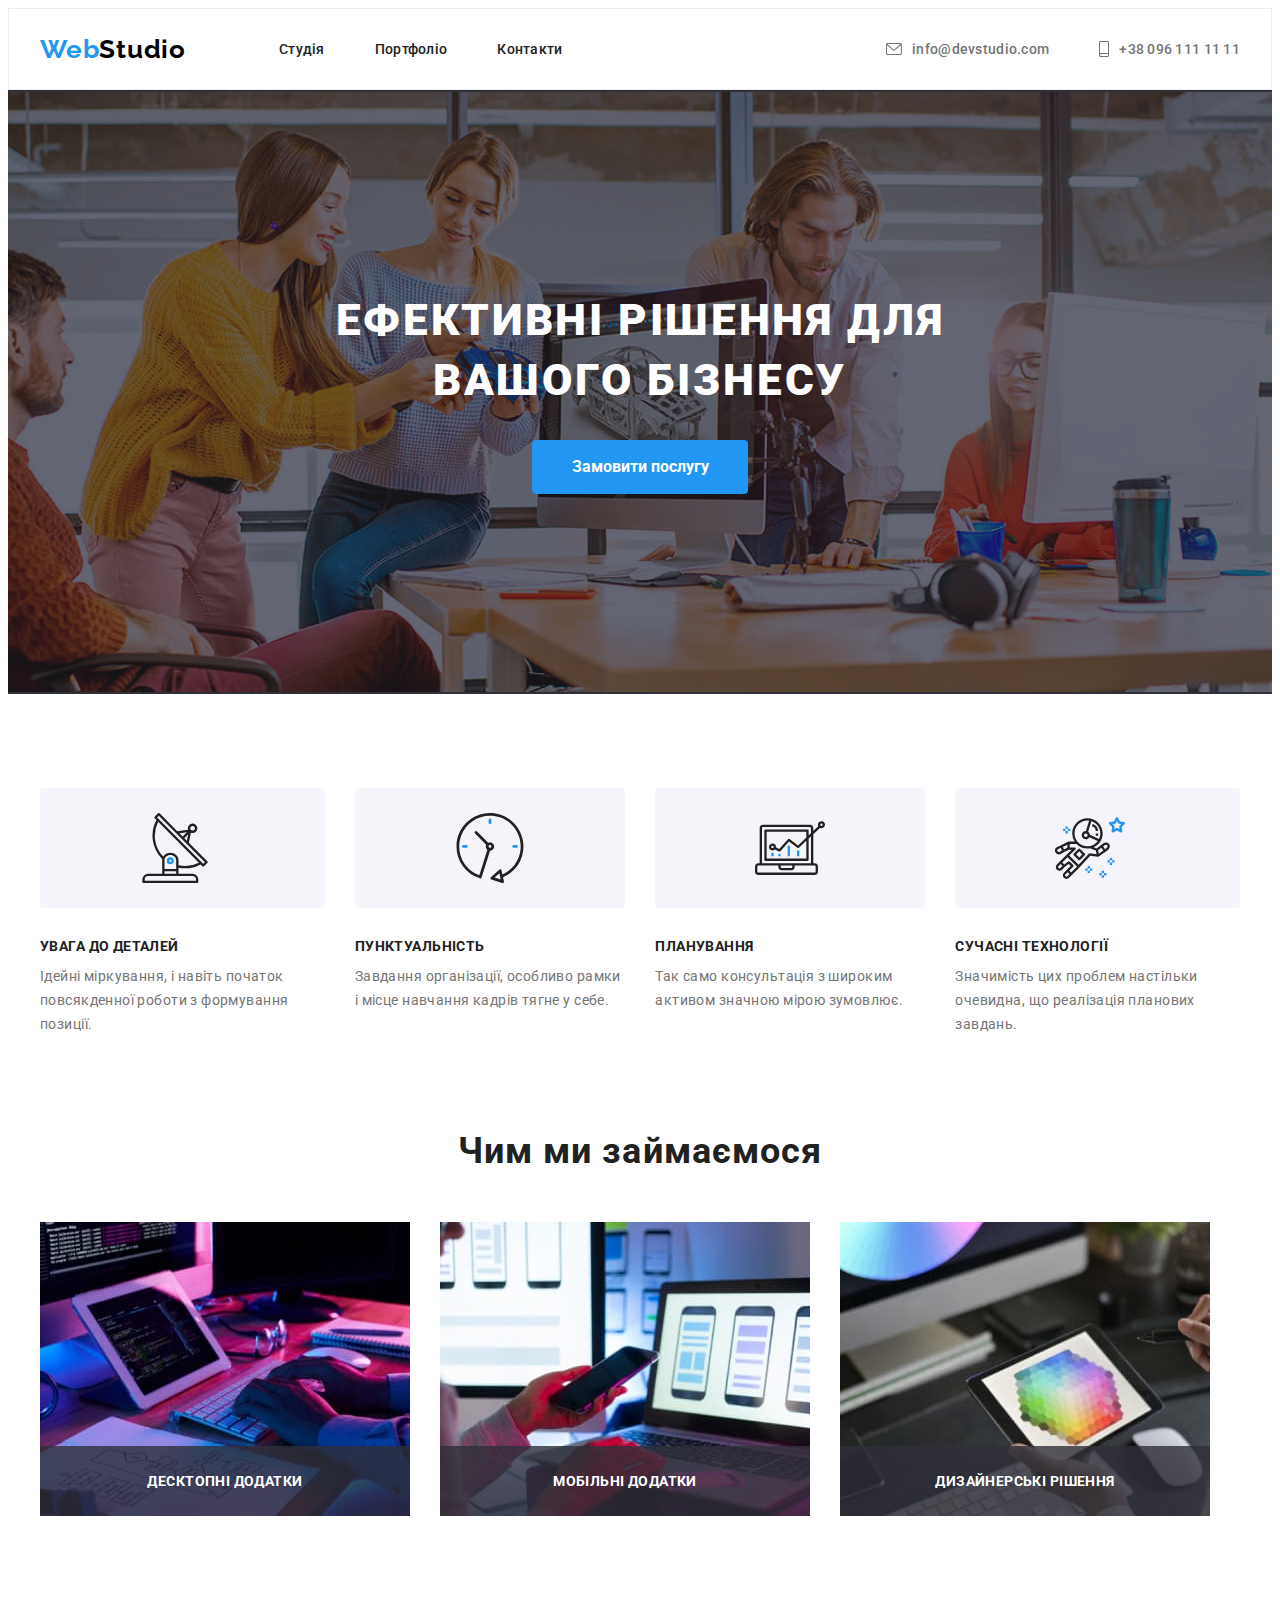
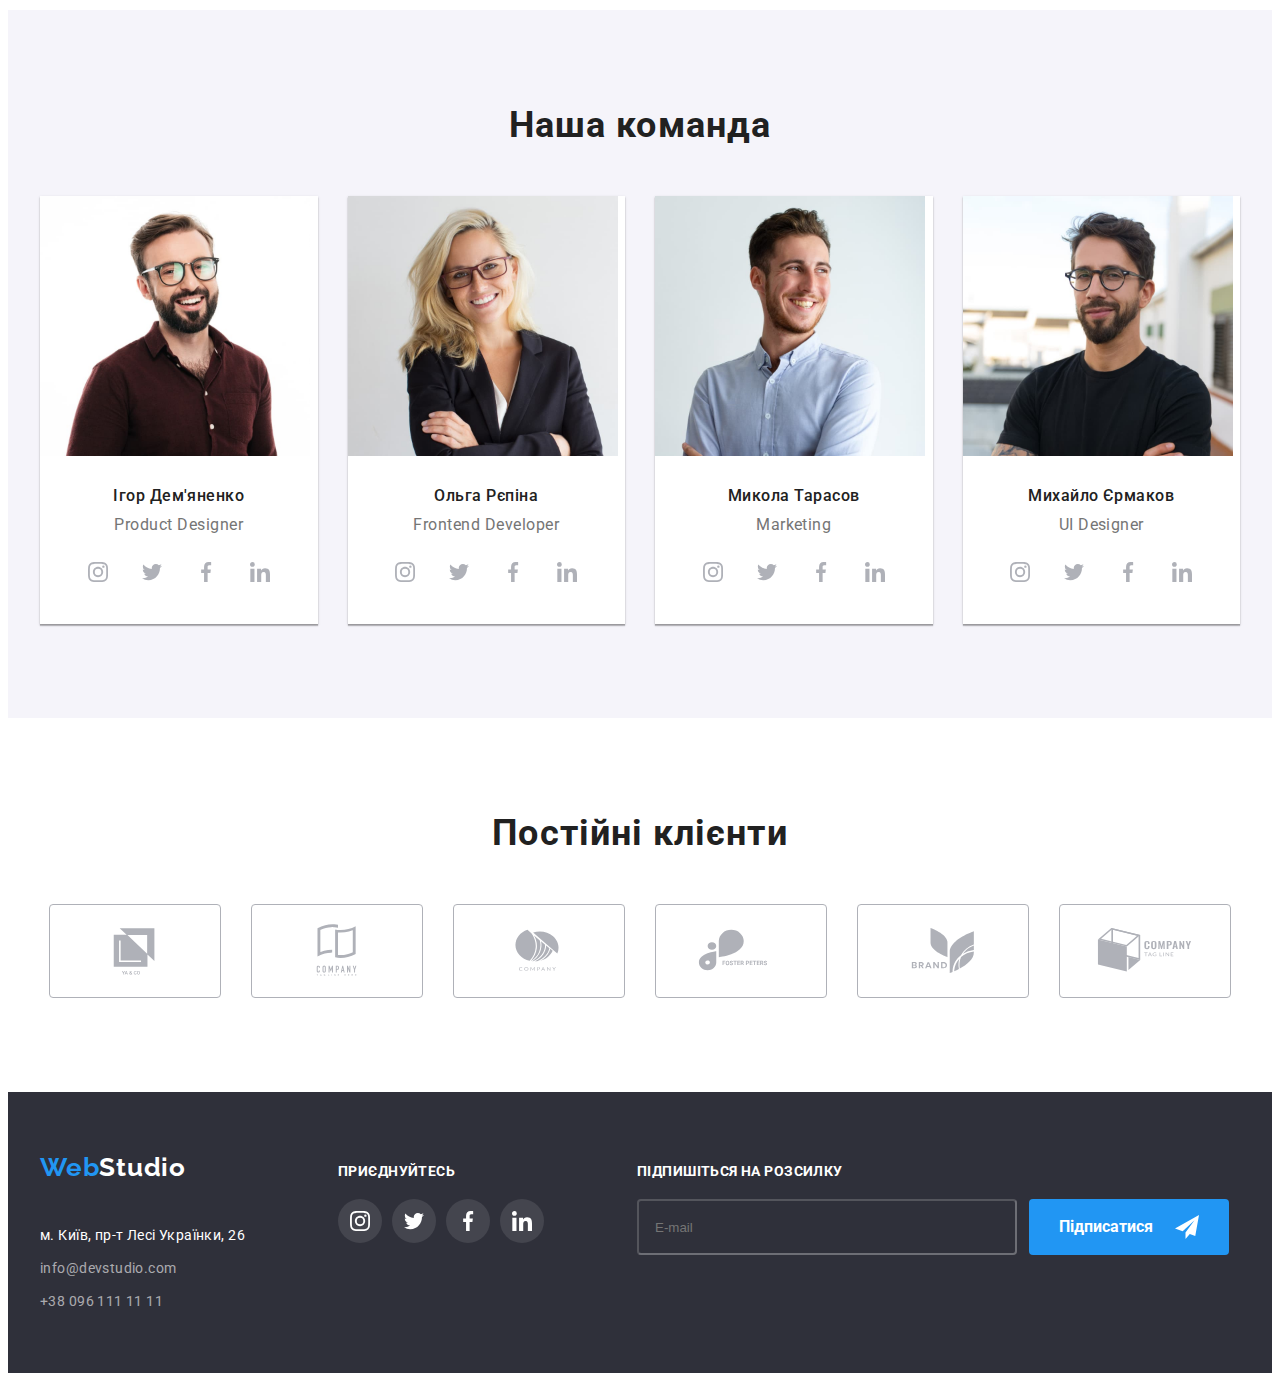
<file: index.html>
<!DOCTYPE html>
<html lang="uk">
	<head>
		<meta charset="UTF-8" />
		<meta http-equiv="X-UA-Compatible" content="IE=edge" />
		<meta name="viewport" content="width=device-width, initial-scale=1.0" />
		<title>Document</title>
		<link rel="preconnect" href="https://fonts.googleapis.com" />
		<link rel="preconnect" href="https://fonts.gstatic.com" crossorigin />
		<link
			href="https://fonts.googleapis.com/css2?family=Raleway:wght@700&family=Roboto:wght@400;500;700;900&display=swap"
			rel="stylesheet"
		/>
		<link
			rel="stylesheet"
			href="https://cdnjs.cloudflare.com/ajax/libs/modern-normalize/1.1.0/modern-normalize.min.css"
			integrity="sha512-wpPYUAdjBVSE4KJnH1VR1HeZfpl1ub8YT/NKx4PuQ5NmX2tKuGu6U/JRp5y+Y8XG2tV+wKQpNHVUX03MfMFn9Q=="
			crossorigin="anonymous"
			referrerpolicy="no-referrer"
		/>
		<link rel="stylesheet" href="./css/styles.css" />
	</head>
	<body>
		<!-- =========================HEDER========================= -->
		<header class="heder">
			<div class="heder-conteiner conteiner">
				<a href="/" class="heder-logo link">
					Web<span class="heder-logo-part link">Studio</span>
				</a>
				<nav class="nav-list list">
					<ul class="hedern-nav-list list">
						<li class="nav-item list"><a href="index.html" class="nav-link link">Студія</a></li>
						<li class="nav-item list"><a href="portfolio.html" class="nav-link link">Портфоліо</a></li>
						<li class="nav-item list"><a href="" class="nav-link link">Контакти</a></li>
					</ul>
				</nav>
				<ul class="heder-list list">
					<li class="heder-mail-item">
						<a href="mailto:info@devstudio.com" class="heder-mail-link link">
							<svg class="heder-mail-icon" width="16" height="12">
								<use href="./images/icons.svg#icon-convert"></use>
							</svg>
							info@devstudio.com
						</a>
					</li>
					<li class="heder-tel-item">
						<a href="tel:+380961111111" class="heder-tel-link link">
							<svg class="heder-tel-icon" width="10" height="16">
								<use href="./images/icons.svg#icon-smartphone"></use>
							</svg>
							+38 096 111 11 11
						</a>
					</li>
				</ul>
			</div>
			<!-- =========================HEDER========================= -->
		</header>
		<main>
			<!-- =========================MAIN========================= -->
			<section class="main">
				<div class="conteiner">
					<h1 class="main-title">Ефективні рішення для вашого бізнесу</h1>
					<button type="button" class="heder-btn main-btn" data-modal-open>Замовити послугу</button>
				</div>
			</section>
			<!-- secondary -->
			<section class="section secondary">
				<div class="conteiner">
					<h2 hidden class="secondary-title">Переваги</h2>
					<ul class="secondary-list list">
						<li class="secondary-list-item list">
							<div class="secondary-block">
								<svg class="secondary-icon" width="70" height="70">
									<use href="./images/icons.svg#icon-antenna"></use>
								</svg>
							</div>
							<h3 class="secondary-sub-title">Увага до деталей</h3>
							<p class="secondary-text">
								Ідейні міркування, і навіть початок повсякденної роботи з формування позиції.
							</p>
						</li>
						<li class="secondary-list-item list">
							<div class="secondary-block">
								<svg class="secondary-icon" width="70" height="70">
									<use href="./images/icons.svg#icon-clock"></use>
								</svg>
							</div>
							<h3 class="secondary-sub-title">Пунктуальність</h3>
							<p class="secondary-text">Завдання організації, особливо рамки і місце навчання кадрів тягне у себе.</p>
						</li>
						<li class="secondary-list-item list">
							<div class="secondary-block">
								<svg class="secondary-icon" width="70" height="70">
									<use href="./images/icons.svg#icon-diagram"></use>
								</svg>
							</div>
							<h3 class="secondary-sub-title">Планування</h3>
							<p class="secondary-text">Так само консультація з широким активом значною мірою зумовлює.</p>
						</li>
						<li class="secondary-list-item list">
							<div class="secondary-block">
								<svg class="secondary-icon" width="70" height="70">
									<use href="./images/icons.svg#icon-astronaut"></use>
								</svg>
							</div>
							<h3 class="secondary-sub-title">Сучасні технології</h3>
							<p class="secondary-text">Значимість цих проблем настільки очевидна, що реалізація планових завдань.</p>
						</li>
					</ul>
				</div>
			</section>
			<!-- about -->
			<section class="about">
				<div class="conteiner">
					<h2 class="about-title">Чим ми займаємося</h2>
					<ul class="about-list list">
						<li class="about-list-item">
							<img src="./images/a-img-1.jpg" alt="Чим займаемося" width="370" height="294" />
							<div class="overlay">
								<p class="overlay-text">Десктопні додатки</p>
							</div>
						</li>
						<li class="about-list-item">
							<img src="./images/a-img-2.jpg" alt="Чим займаемося" width="370" height="294" />
							<div class="overlay">
								<p class="overlay-text">Мобільні додатки</p>
							</div>
						</li>
						<li class="about-list-item">
							<img src="./images/a-img-3.jpg" alt="Чим займаемося" width="370" height="294" />
							<div class="overlay">
								<p class="overlay-text">Дизайнерські рішення</p>
							</div>
						</li>
					</ul>
				</div>
			</section>
			<!-- comanda -->
			<section class="section comanda">
				<div class="conteiner">
					<h2 class="comanda-title">Наша команда</h2>
					<ul class="comanda-list list">
						<li class="comanda-item-list">
							<img src="./images/b-img-1.jpg" alt="Команда" width="270" height="260" />
							<div class="comanda-block">
								<h3 class="comanda-sub-title">Ігор Дем'яненко</h3>
								<p lang="en" class="comanda-text">Product Designer</p>
								<ul class="social-list list">
									<li class="social-ite">
										<a
											class="social-link link"
											href="https://instagram.com"
											target="_blank"
											rel="noopener noreferrer"
											aria-label="Instagram icon"
										>
											<svg class="comanda-icon" width="20" height="20">
												<use href="./images/icons.svg#icon-instagram"></use>
											</svg>
										</a>
									</li>
									<li class="social-ite">
										<a
											class="social-link link"
											href="https://twitter.com"
											target="_blank"
											rel="noopener noreferrer"
											aria-label="Twitter icon"
										>
											<svg class="comanda-icon" width="20" height="20">
												<use href="./images/icons.svg#icon-twitter"></use>
											</svg>
										</a>
									</li>
									<li class="social-ite">
										<a
											class="social-link link"
											href="https://facebook.com"
											target="_blank"
											rel="noopener noreferrer"
											aria-label="Facebook icon"
										>
											<svg class="comanda-icon" width="20" height="20">
												<use href="./images/icons.svg#icon-facebook"></use>
											</svg>
										</a>
									</li>
									<li class="social-ite">
										<a
											class="social-link link"
											href="https://linkedin.com"
											target="_blank"
											rel="noopener noreferrer"
											aria-label="Linkedin icon"
										>
											<svg class="comanda-icon" width="20" height="20">
												<use href="./images/icons.svg#icon-linkedin"></use>
											</svg>
										</a>
									</li>
								</ul>
							</div>
						</li>
						<li class="comanda-item-list">
							<img src="./images/b-img-2.jpg" alt="Команда" width="270" height="260" />
							<div class="comanda-block">
								<h3 class="comanda-sub-title">Ольга Рєпіна</h3>
								<p lang="en" class="comanda-text">Frontend Developer</p>
								<ul class="social-list list">
									<li class="social-ite">
										<a
											class="social-link link"
											href="https://instagram.com"
											target="_blank"
											rel="noopener noreferrer"
											aria-label="Instagram icon"
										>
											<svg class="comanda-icon" width="20" height="20">
												<use href="./images/icons.svg#icon-instagram"></use>
											</svg>
										</a>
									</li>
									<li class="social-ite">
										<a
											class="social-link link"
											href="https://twitter.com"
											target="_blank"
											rel="noopener noreferrer"
											aria-label="Twitter icon"
										>
											<svg class="comanda-icon" width="20" height="20">
												<use href="./images/icons.svg#icon-twitter"></use>
											</svg>
										</a>
									</li>
									<li class="social-ite">
										<a
											class="social-link link"
											href="https://facebook.com"
											target="_blank"
											rel="noopener noreferrer"
											aria-label="Facebook icon"
										>
											<svg class="comanda-icon" width="20" height="20">
												<use href="./images/icons.svg#icon-facebook"></use>
											</svg>
										</a>
									</li>
									<li class="social-ite">
										<a
											class="social-link link"
											href="https://linkedin.com"
											target="_blank"
											rel="noopener noreferrer"
											aria-label="Linkedin icon"
										>
											<svg class="comanda-icon" width="20" height="20">
												<use href="./images/icons.svg#icon-linkedin"></use>
											</svg>
										</a>
									</li>
								</ul>
							</div>
						</li>
						<li class="comanda-item-list">
							<img src="./images/b-img-3.jpg" alt="Команда" width="270" height="260" />
							<div class="comanda-block">
								<h3 class="comanda-sub-title">Микола Тарасов</h3>
								<p lang="en" class="comanda-text">Marketing</p>
								<ul class="social-list list">
									<li class="social-ite">
										<a
											class="social-link link"
											href="https://instagram.com"
											target="_blank"
											rel="noopener noreferrer"
											aria-label="Instagram icon"
										>
											<svg class="comanda-icon" width="20" height="20">
												<use href="./images/icons.svg#icon-instagram"></use>
											</svg>
										</a>
									</li>
									<li class="social-ite">
										<a
											class="social-link link"
											href="https://twitter.com"
											target="_blank"
											rel="noopener noreferrer"
											aria-label="Twitter icon"
										>
											<svg class="comanda-icon" width="20" height="20">
												<use href="./images/icons.svg#icon-twitter"></use>
											</svg>
										</a>
									</li>
									<li class="social-ite">
										<a
											class="social-link link"
											href="https://facebook.com"
											target="_blank"
											rel="noopener noreferrer"
											aria-label="Facebook icon"
										>
											<svg class="comanda-icon" width="20" height="20">
												<use href="./images/icons.svg#icon-facebook"></use>
											</svg>
										</a>
									</li>
									<li class="social-ite">
										<a
											class="social-link link"
											href="https://linkedin.com"
											target="_blank"
											rel="noopener noreferrer"
											aria-label="Linkedin icon"
										>
											<svg class="comanda-icon" width="20" height="20">
												<use href="./images/icons.svg#icon-linkedin"></use>
											</svg>
										</a>
									</li>
								</ul>
							</div>
						</li>
						<li class="comanda-item-list">
							<img src="./images/b-img-4.jpg" alt="Команда" width="270" height="260" />
							<div class="comanda-block">
								<h3 class="comanda-sub-title">Михайло Єрмаков</h3>
								<p lang="en" class="comanda-text">UI Designer</p>
								<ul class="social-list list">
									<li class="social-ite">
										<a
											class="social-link link"
											href="https://instagram.com"
											target="_blank"
											rel="noopener noreferrer"
											aria-label="Instagram icon"
										>
											<svg class="comanda-icon" width="20" height="20">
												<use href="./images/icons.svg#icon-instagram"></use>
											</svg>
										</a>
									</li>
									<li class="social-ite">
										<a
											class="social-link link"
											href="https://twitter.com"
											target="_blank"
											rel="noopener noreferrer"
											aria-label="Twitter icon"
										>
											<svg class="comanda-icon" width="20" height="20">
												<use href="./images/icons.svg#icon-twitter"></use>
											</svg>
										</a>
									</li>
									<li class="social-ite">
										<a
											class="social-link link"
											href="https://facebook.com"
											target="_blank"
											rel="noopener noreferrer"
											aria-label="Facebook icon"
										>
											<svg class="comanda-icon" width="20" height="20">
												<use href="./images/icons.svg#icon-facebook"></use>
											</svg>
										</a>
									</li>
									<li class="social-ite">
										<a
											class="social-link link"
											href="https://linkedin.com"
											target="_blank"
											rel="noopener noreferrer"
											aria-label="Linkedin icon"
										>
											<svg class="comanda-icon" width="20" height="20">
												<use href="./images/icons.svg#icon-linkedin"></use>
											</svg>
										</a>
									</li>
								</ul>
							</div>
						</li>
					</ul>
				</div>
			</section>
			<section class="section client">
				<h2 class="client-title">Постійні клієнти</h2>
				<ul class="client-list list">
					<li class="client-ite">
						<a class="client-link link" href="" target="_blank" rel="noopener noreferrer">
							<svg class="client-icon" width="106" height="60">
								<use href="./images/icons.svg#icon-logo1"></use>
							</svg>
						</a>
					</li>
					<li class="client-ite">
						<a class="client-link link" href="" target="_blank" rel="noopener noreferrer">
							<svg class="client-icon" width="106" height="60">
								<use href="./images/icons.svg#icon-logo2"></use>
							</svg>
						</a>
					</li>
					<li class="client-ite">
						<a class="client-link link" href="" target="_blank" rel="noopener noreferrer">
							<svg class="client-icon" width="106" height="60">
								<use href="./images/icons.svg#icon-logo3"></use>
							</svg>
						</a>
					</li>
					<li class="client-ite">
						<a class="client-link link" href="" target="_blank" rel="noopener noreferrer">
							<svg class="client-icon" width="106" height="60">
								<use href="./images/icons.svg#icon-logo4"></use>
							</svg>
						</a>
					</li>
					<li class="client-ite">
						<a class="client-link link" href="" target="_blank" rel="noopener noreferrer">
							<svg class="client-icon" width="106" height="60">
								<use href="./images/icons.svg#icon-logo5"></use>
							</svg>
						</a>
					</li>
					<li class="client-ite">
						<a class="client-link link" href="" target="_blank" rel="noopener noreferrer">
							<svg class="client-icon" width="106" height="60">
								<use href="./images/icons.svg#icon-logo6"></use>
							</svg>
						</a>
					</li>
				</ul>
			</section>
			<!-- =========================MAIN========================= -->
		</main>
		<!-- =========================FOOTER========================= -->
		<footer class="footer">
			<div class="footer-flex conteiner">
				<div>
					<a href="/" class="footer-logo link">
						Web<span class="footer-logo-part link">Studio</span>
					</a>

					<address class="address">
						<ul class="address-list list">
							<li class="footer-map-item">
								<a
									href="https://goo.gl/maps/tcsQ4ocLexiFxSDB9"
									target="_blank"
									rel="noopener noreferrer nofollow"
									class="footer-map-link link"
								>
									м. Київ, пр-т Лесі Українки, 26
								</a>
							</li>
							<li class="footer-mail-item">
								<a href="mailto:info@devstudio.com" class="footer-mail-link link">info@devstudio.com</a>
							</li>
							<li class="footer-tel-item">
								<a href="tel:+380961111111" class="footer-tel-link link">+38 096 111 11 11</a>
							</li>
						</ul>
					</address>
				</div>
				<section class="footer-section">
					<h2 class="footer-title">приєднуйтесь</h2>
					<ul class="footer-list list">
						<li class="footer-item">
							<a
								class="footer-link link"
								href="https://instagram.com"
								target="_blank"
								rel="noopener noreferrer"
								aria-label="Instagram icon"
							>
								<svg class="footer-icon" width="20" height="20">
									<use href="./images/icons.svg#icon-instagram"></use>
								</svg>
							</a>
						</li>
						<li class="footer-item">
							<a
								class="footer-link link"
								href="https://twitter.com"
								target="_blank"
								rel="noopener noreferrer"
								aria-label="Twitter icon"
							>
								<svg class="footer-icon" width="20" height="20">
									<use href="./images/icons.svg#icon-twitter"></use>
								</svg>
							</a>
						</li>
						<li class="footer-item">
							<a
								class="footer-link link"
								href="https://facebook.com"
								target="_blank"
								rel="noopener noreferrer"
								aria-label="Facebook icon"
							>
								<svg class="footer-icon" width="20" height="20">
									<use href="./images/icons.svg#icon-facebook"></use>
								</svg>
							</a>
						</li>
						<li class="footer-item">
							<a
								class="footer-link link"
								href="https://linkedin.com"
								target="_blank"
								rel="noopener noreferrer"
								aria-label="Linkedin icon"
							>
								<svg class="footer-icon" width="20" height="20">
									<use href="./images/icons.svg#icon-linkedin"></use>
								</svg>
							</a>
						</li>
					</ul>
				</section>
				<div class="distribution-block">
					<p class="distribution-title">Підпишіться на розсилку</p>
					<form class="distribution-form" action="distribution_form">
						<label>
							<input type="email" name="user_mail" placeholder="E-mail" required class="distribution-field" />
						</label>
						<button type="submit" class="distribution-btn">
							Підписатися
							<svg class="distribution-icon" width="24" height="24">
								<use href="./images/icons.svg#icon-send"></use>
							</svg>
						</button>
					</form>
				</div>
			</div>
		</footer>
		<!-- =========================FOOTER========================= -->
		<!-- =========================MODAL WINDOW========================= -->
		<div class="backdrop is-hidden" data-modal>
			<div class="modal" data-modal-window>
				<button class="modal-btn" data-modal-close>
					<svg class="modal-icon" width="11" height="11">
						<use href="./images/icons.svg#icon-close"></use>
					</svg>
				</button>
				<strong class="modal-label">Залиште свої дані, ми вам передзвонимо</strong>
				<form class="modal-form" name="modal_form">
					<div class="modal-form-group" role="group">
						<label class="modal-form-label" for="user_name">Ім'я</label>
						<div class="modal-form-wrapper">
							<input class="modal-form-field" type="text" id="user_name" name="user_name" />
							<svg class="modal-form-icon" width="18" height="18">
								<use href="./images/icons.svg#icon-person"></use>
							</svg>
						</div>
						<label class="modal-form-label" for="user_phone">Телефон</label>
						<div class="modal-form-wrapper">
							<input class="modal-form-field" type="text" id="user_phone" name="user_phone" />
							<svg class="modal-form-icon" width="18" height="18">
								<use href="./images/icons.svg#icon-phone"></use>
							</svg>
						</div>
						<label class="modal-form-label" for="user_mail">Пошта</label>
						<div class="modal-form-wrapper">
							<input class="modal-form-field" type="text" id="user_mail" name="user_mail" />
							<svg class="modal-form-icon" width="18" height="18">
								<use href="./images/icons.svg#icon-email"></use>
							</svg>
						</div>
						<label class="modal-form-label" for="user_massage">Коментар</label>
						<textarea
							class="modal-form-massage"
							name="user_massage"
							id="user_massage"
							rows="6"
							placeholder="Введіть текст"
						></textarea>
					</div>
					<div class="modal-form-agreement" role="group">
						<input
							class="modal-form-checkbox visually-hidden"
							type="checkbox"
							id="user_agreemet"
							name="user_agreemet"
						/>
						<svg class="modal-form-agreement-icon" width="16" height="15">
							<use class="uncheck" href="./images/icons.svg#icon-uncheck"></use>
							<use class="check" href="./images/icons.svg#icon-check"></use>
						</svg>
						<label class="modal-form-checkbox-label" for="user_agreemet">
							Погоджуюся з розсилкою та приймаю
							<a href="" class="modal-form-agreement-link">Умови договору</a>
						</label>
					</div>
					<button class="modal-form-btn" type="submit">Відправити</button>
				</form>
			</div>
		</div>
		<script src="./modal.js"></script>

		<!-- =========================MODAL WINDOW========================= -->
	</body>
</html>
</file>
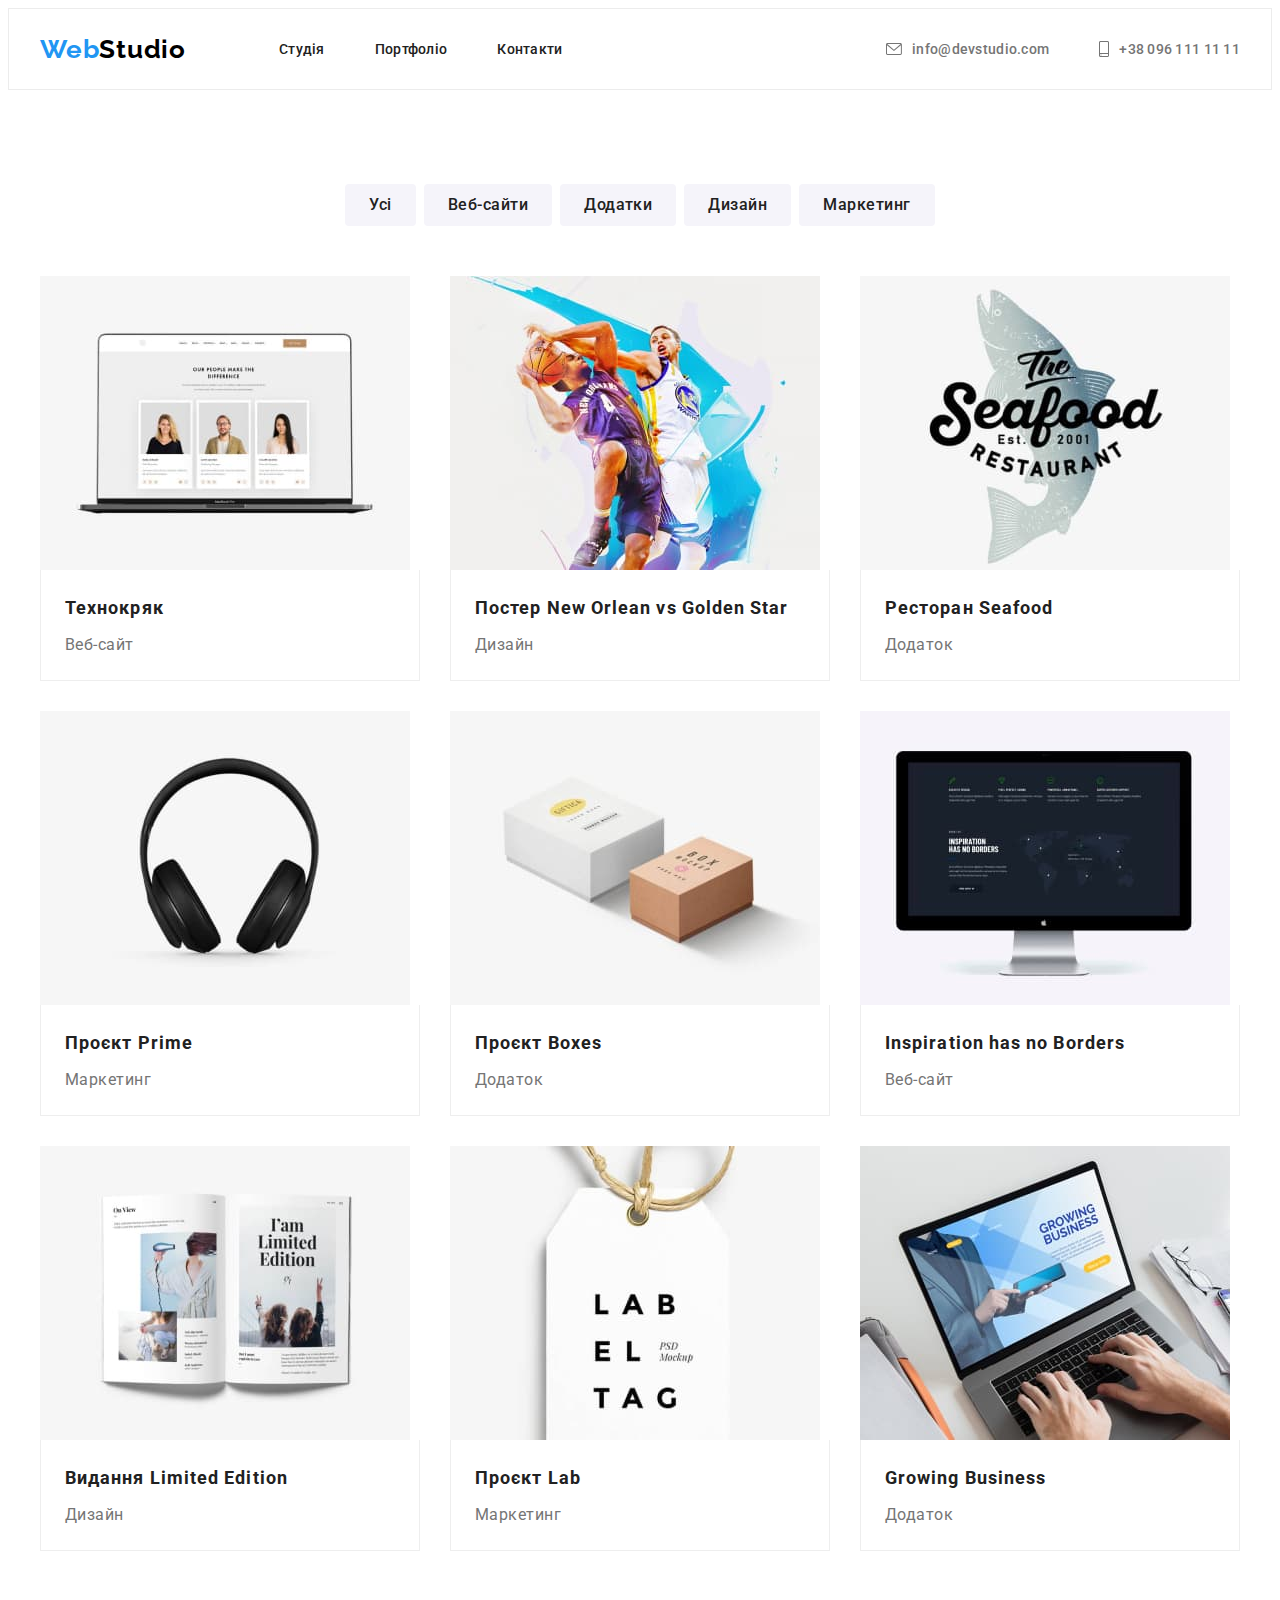
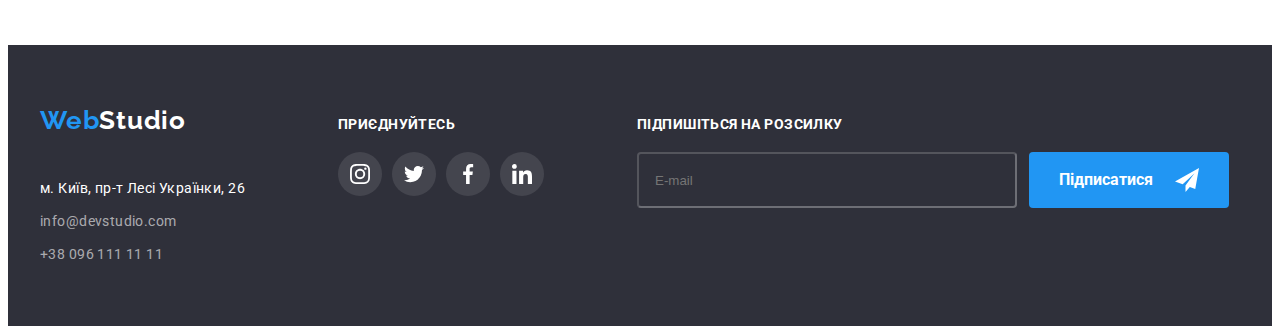
<file: portfolio.html>
<!DOCTYPE html>
<html lang="uk">
	<head>
		<meta charset="UTF-8" />
		<meta http-equiv="X-UA-Compatible" content="IE=edge" />
		<meta name="viewport" content="width=device-width, initial-scale=1.0" />
		<title>Document</title>
		<link rel="preconnect" href="https://fonts.googleapis.com" />
		<link rel="preconnect" href="https://fonts.gstatic.com" crossorigin />
		<link
			href="https://fonts.googleapis.com/css2?family=Raleway:wght@700&family=Roboto:wght@400;500;700;900&display=swap"
			rel="stylesheet"
		/>
		<link
			rel="stylesheet"
			href="https://cdnjs.cloudflare.com/ajax/libs/modern-normalize/1.1.0/modern-normalize.min.css"
			integrity="sha512-wpPYUAdjBVSE4KJnH1VR1HeZfpl1ub8YT/NKx4PuQ5NmX2tKuGu6U/JRp5y+Y8XG2tV+wKQpNHVUX03MfMFn9Q=="
			crossorigin="anonymous"
			referrerpolicy="no-referrer"
		/>
		<link rel="stylesheet" href="./css/styles.css" />
	</head>
	<body>
		<!-- =========================HEDER========================= -->
		<header class="heder">
			<div class="heder-conteiner conteiner">
				<a href="/" class="heder-logo link">
					Web<span class="heder-logo-part link">Studio</span>
				</a>
				<nav class="nav-list list">
					<ul class="hedern-nav-list list">
						<li class="nav-item list"><a href="index.html" class="nav-link link">Студія</a></li>
						<li class="nav-item list"><a href="portfolio.html" class="nav-link link">Портфоліо</a></li>
						<li class="nav-item list"><a href="" class="nav-link link">Контакти</a></li>
					</ul>
				</nav>
				<ul class="heder-list list">
					<li class="heder-mail-item">
						<a href="mailto:info@devstudio.com" class="heder-mail-link link">
							<svg class="heder-mail-icon" width="16" height="12">
								<use href="./images/icons.svg#icon-convert"></use>
							</svg>
							info@devstudio.com
						</a>
					</li>
					<li class="heder-tel-item">
						<a href="tel:+380961111111" class="heder-tel-link link">
							<svg class="heder-tel-icon" width="10" height="16">
								<use href="./images/icons.svg#icon-smartphone"></use>
							</svg>
							+38 096 111 11 11
						</a>
					</li>
				</ul>
			</div>
			<!-- =========================HEDER========================= -->
		</header>
		<main class="main-portfolio section">
			<!-- =========================MAIN========================= -->
			<div class="conteiner">
				<h1 hidden class="secondary-title">Портфоліо</h1>
				<ul class="main-list-btn list">
					<li class="main-item-btn"><button type="button" class="portfolio-btn">Усі</button></li>
					<li class="main-item-btn"><button type="button" class="portfolio-btn">Веб-сайти</button></li>
					<li class="main-item-btn"><button type="button" class="portfolio-btn">Додатки</button></li>
					<li class="main-item-btn"><button type="button" class="portfolio-btn">Дизайн</button></li>
					<li class="main-item-btn"><button type="button" class="portfolio-btn">Маркетинг</button></li>
				</ul>
				<ul class="portfolio-list list">
					<li class="portfolio-item-list">
						<div class="portfolio-thumb">
							<img src="./images/portfolio-img-1.jpg" alt="товар" width="370" height="294" />
							<div class="portfolio-overlay">
								<p class="portfolio-overlay-text">
									Ресурс пропонує комплексні пропозиції з різним рівнем функціоналу та сервісів. Все це дозволить
									відвідувачу отримати вичерпні відомості про компанію чи приватну особу.
								</p>
							</div>
						</div>
						<div class="sub-border">
							<h2 class="portfolio-title">Технокряк</h2>
							<p class="portfolio-text">Веб-сайт</p>
						</div>
					</li>
					<li class="portfolio-item-list">
						<div class="portfolio-thumb">
							<img src="./images/portfolio-img-2.jpg" alt="товар" width="370" height="294" />
							<div class="portfolio-overlay">
								<p class="portfolio-overlay-text">
									Ресурс пропонує комплексні пропозиції з різним рівнем функціоналу та сервісів. Все це дозволить
									відвідувачу отримати вичерпні відомості про компанію чи приватну особу.
								</p>
							</div>
						</div>
						<div class="sub-border">
							<h2 class="portfolio-title">Постер New Orlean vs Golden Star</h2>
							<p class="portfolio-text">Дизайн</p>
						</div>
					</li>
					<li class="portfolio-item-list">
						<div class="portfolio-thumb">
							<img src="./images/portfolio-img-3.jpg" alt="товар" width="370" height="294" />
							<div class="portfolio-overlay">
								<p class="portfolio-overlay-text">
									Ресурс пропонує комплексні пропозиції з різним рівнем функціоналу та сервісів. Все це дозволить
									відвідувачу отримати вичерпні відомості про компанію чи приватну особу.
								</p>
							</div>
						</div>
						<div class="sub-border">
							<h2 class="portfolio-title">Ресторан Seafood</h2>
							<p class="portfolio-text">Додаток</p>
						</div>
					</li>
					<li class="portfolio-item-list">
						<div class="portfolio-thumb">
							<img src="./images/portfolio-img-4.jpg" alt="товар" width="370" height="294" />
							<div class="portfolio-overlay">
								<p class="portfolio-overlay-text">
									Ресурс пропонує комплексні пропозиції з різним рівнем функціоналу та сервісів. Все це дозволить
									відвідувачу отримати вичерпні відомості про компанію чи приватну особу.
								</p>
							</div>
						</div>
						<div class="sub-border">
							<h2 class="portfolio-title">Проєкт Prime</h2>
							<p class="portfolio-text">Маркетинг</p>
						</div>
					</li>
					<li class="portfolio-item-list">
						<div class="portfolio-thumb">
							<img src="./images/portfolio-img-5.jpg" alt="товар" width="370" height="294" />
							<div class="portfolio-overlay">
								<p class="portfolio-overlay-text">
									Ресурс пропонує комплексні пропозиції з різним рівнем функціоналу та сервісів. Все це дозволить
									відвідувачу отримати вичерпні відомості про компанію чи приватну особу.
								</p>
							</div>
						</div>
						<div class="sub-border">
							<h2 class="portfolio-title">Проєкт Boxes</h2>
							<p class="portfolio-text">Додаток</p>
						</div>
					</li>
					<li class="portfolio-item-list">
						<div class="portfolio-thumb">
							<img src="./images/portfolio-img-6.jpg" alt="товар" width="370" height="294" />
							<div class="portfolio-overlay">
								<p class="portfolio-overlay-text">
									Ресурс пропонує комплексні пропозиції з різним рівнем функціоналу та сервісів. Все це дозволить
									відвідувачу отримати вичерпні відомості про компанію чи приватну особу.
								</p>
							</div>
						</div>
						<div class="sub-border">
							<h2 class="portfolio-title">Inspiration has no Borders</h2>
							<p class="portfolio-text">Веб-сайт</p>
						</div>
					</li>
					<li class="portfolio-item-list">
						<div class="portfolio-thumb">
							<img src="./images/portfolio-img-7.jpg" alt="товар" width="370" height="294" />
							<div class="portfolio-overlay">
								<p class="portfolio-overlay-text">
									Ресурс пропонує комплексні пропозиції з різним рівнем функціоналу та сервісів. Все це дозволить
									відвідувачу отримати вичерпні відомості про компанію чи приватну особу.
								</p>
							</div>
						</div>
						<div class="sub-border">
							<h2 class="portfolio-title">Видання Limited Edition</h2>
							<p class="portfolio-text">Дизайн</p>
						</div>
					</li>
					<li class="portfolio-item-list">
						<div class="portfolio-thumb">
							<img src="./images/portfolio-img-8.jpg" alt="товар" width="370" height="294" />
							<div class="portfolio-overlay">
								<p class="portfolio-overlay-text">
									Ресурс пропонує комплексні пропозиції з різним рівнем функціоналу та сервісів. Все це дозволить
									відвідувачу отримати вичерпні відомості про компанію чи приватну особу.
								</p>
							</div>
						</div>
						<div class="sub-border">
							<h2 class="portfolio-title">Проєкт Lab</h2>
							<p class="portfolio-text">Маркетинг</p>
						</div>
					</li>
					<li class="portfolio-item-list">
						<div class="portfolio-thumb">
							<img src="./images/portfolio-img-9.jpg" alt="товар" width="370" height="294" />
							<div class="portfolio-overlay">
								<p class="portfolio-overlay-text">
									Ресурс пропонує комплексні пропозиції з різним рівнем функціоналу та сервісів. Все це дозволить
									відвідувачу отримати вичерпні відомості про компанію чи приватну особу.
								</p>
							</div>
						</div>
						<div class="sub-border">
							<h2 class="portfolio-title">Growing Business</h2>
							<p class="portfolio-text">Додаток</p>
						</div>
					</li>
				</ul>
			</div>
			<!-- =========================MAIN========================= -->
		</main>
		<!-- =========================FOOTER========================= -->
		<footer class="footer">
			<div class="footer-flex conteiner">
				<div>
					<a href="/" class="footer-logo link">
						Web<span class="footer-logo-part link">Studio</span>
					</a>

					<address class="address">
						<ul class="address-list list">
							<li class="footer-map-item">
								<a
									href="https://goo.gl/maps/tcsQ4ocLexiFxSDB9"
									target="_blank"
									rel="noopener noreferrer nofollow"
									class="footer-map-link link"
								>
									м. Київ, пр-т Лесі Українки, 26
								</a>
							</li>
							<li class="footer-mail-item">
								<a href="mailto:info@devstudio.com" class="footer-mail-link link">info@devstudio.com</a>
							</li>
							<li class="footer-tel-item">
								<a href="tel:+380961111111" class="footer-tel-link link">+38 096 111 11 11</a>
							</li>
						</ul>
					</address>
				</div>

				<section class="footer-section">
					<h2 class="footer-title">приєднуйтесь</h2>
					<ul class="footer-list list">
						<li class="footer-item">
							<a
								class="footer-link link"
								href="https://instagram.com"
								target="_blank"
								rel="noopener noreferrer"
								aria-label="Instagram icon"
							>
								<svg class="footer-icon" width="20" height="20">
									<use href="./images/icons.svg#icon-instagram"></use>
								</svg>
							</a>
						</li>
						<li class="footer-item">
							<a
								class="footer-link link"
								href="https://twitter.com"
								target="_blank"
								rel="noopener noreferrer"
								aria-label="Twitter icon"
							>
								<svg class="footer-icon" width="20" height="20">
									<use href="./images/icons.svg#icon-twitter"></use>
								</svg>
							</a>
						</li>
						<li class="footer-item">
							<a
								class="footer-link link"
								href="https://facebook.com"
								target="_blank"
								rel="noopener noreferrer"
								aria-label="Facebook icon"
							>
								<svg class="footer-icon" width="20" height="20">
									<use href="./images/icons.svg#icon-facebook"></use>
								</svg>
							</a>
						</li>
						<li class="footer-item">
							<a
								class="footer-link link"
								href="https://linkedin.com"
								target="_blank"
								rel="noopener noreferrer"
								aria-label="Linkedin icon"
							>
								<svg class="footer-icon" width="20" height="20">
									<use href="./images/icons.svg#icon-linkedin"></use>
								</svg>
							</a>
						</li>
					</ul>
				</section>
				<div class="distribution-block">
					<p class="distribution-title">Підпишіться на розсилку</p>
					<form class="distribution-form" action="distribution_form">
						<label>
							<input
								type="email"
								name="user_mail"
								id="user_mail"
								placeholder="E-mail"
								required
								class="distribution-field"
							/>
						</label>
						<button type="submit" class="distribution-btn">
							Підписатися
							<svg class="distribution-icon" width="24" height="24">
								<use href="./images/icons.svg#icon-send"></use>
							</svg>
						</button>
					</form>
				</div>
			</div>
		</footer>
		<!-- =========================FOOTER========================= -->
	</body>
</html>
</file>
<file: css/styles.css>
:root {
	--heder-logo-color: #2196f3;
	--heder-logo-color-sub: #000000;
	--nav-link-hover-focus: #2196f3;
	--heder-mail-tel: #757575;
	--heder-mail-tel-hover-focus: #2196f3;
	--main-background-color: #2f303a;
	--main-title: #ffffff;
	--main-text-btn-color: #ffffff;
	--main-btn-background-color: #2196f3;
	--main-btn-background-color-hover-focus: #188ce8;
	--secondary-text-color: #757575;
	--footer-background-color: #2f303a;
	--footer-logo: #2196f3;
	--footer-logo-part: #ffffff;
	--footer-map-link: #ffffff;
	--footer-mail-tel-link: rgba(255, 255, 255, 0.6);
	--footer-mail-map-tel-link-focus-hover: #2196f3;
	--portfolio-btn-color: #212121;
	--portfolio-btn-background: #f5f4fa;
	--portfolio-btn-color-hover-focus: #ffffff;
	--portfolio-btn-background-hover-focus: #2196f3;
	--portfolio-text: #757575;
	--heder-inx: 10;
	--modal-inx: 100;
	--menu-inx: 1000;
}

body {
	font-family: "Roboto", sans-serif;
	color: #212121;
	background-color: #ffffff;
}
.conteiner {
	width: 1200px;
	padding-left: 15px;
	padding-right: 15px;
	margin-left: auto;
	margin-right: auto;
	/* outline: 2px solid rgb(153, 51, 51); */
}
.section {
	padding-top: 94px;
	padding-bottom: 94px;
}
/* reset start */
h1,
h2,
h3,
h4,
h5,
h6,
ul,
p {
	margin: 0;
}
.list {
	list-style: none;
	margin: 0;
	padding: 0;
}
.link {
	text-decoration: none;
	color: currentColor;
}
img {
	display: block;
	max-width: 100%;
	height: auto;
}
.visually-hidden {
	position: absolute;
	white-space: nowrap;
	width: 1px;
	height: 1px;
	overflow: hidden;
	border: 0;
	padding: 0;
	clip: inset(50%);
	margin: -1px;
}

/*  =========================HEDER=========================  */
.heder {
	border: 1px solid #ececec;
}
.heder-conteiner {
	display: flex;
	align-items: center;
}
.heder-logo {
	font-family: "Raleway", sans-serif;
	font-weight: 700;
	font-size: 26px;
	line-height: calc(31 / 26);
	letter-spacing: 0.03em;
	color: var(--heder-logo-color);
	margin-right: 93px;
}
.heder-logo-part {
	color: var(--heder-logo-color-sub);
}

.nav-link {
	display: block;
	font-weight: 500;
	font-size: 14px;
	line-height: calc(16 / 14);
	letter-spacing: 0.02em;
	color: #212121;
	padding-top: 32px;
	padding-bottom: 32px;
	position: relative;
}
.nav-link::after {
	position: absolute;

	bottom: -1px;
	transform: scalex(0.1);
	display: block;
	content: "";
	width: 108%;
	height: 4px;
	background: #2196f3;
	border-radius: 2px;
	opacity: 0;
	transition: transform 250ms cubic-bezier(0.4, 0, 0.2, 1), opacity 250ms cubic-bezier(0.4, 0, 0.2, 1);
}
.nav-link:hover::after,
.nav-link:focus:after {
	transform: scalex(1);
	opacity: 1;
}
.nav-link {
	transition: color 250ms cubic-bezier(0.4, 0, 0.2, 1);
}

.nav-link:hover,
.nav-link:focus {
	color: var(--nav-link-hover-focus);
}
.hedern-nav-list {
	display: flex;
	gap: 50px;
}
.heder-list {
	display: flex;
	margin-left: auto;
	gap: 50px;
}
.heder-mail-link {
	font-weight: 500;
	font-size: 14px;
	line-height: calc(16 / 14);
	letter-spacing: 0.02em;
	color: var(--heder-mail-tel);
	display: flex;
	align-items: center;
	gap: 10px;
	transition: color 250ms cubic-bezier(0.4, 0, 0.2, 1);
}
.heder-mail-icon {
	fill: currentColor;
}

.heder-tel-link {
	font-weight: 500;
	font-size: 14px;
	line-height: calc(16 / 14);
	letter-spacing: 0.02em;
	display: flex;
	align-items: center;
	gap: 10px;
	color: var(--heder-mail-tel);
	transition: color 250ms cubic-bezier(0.4, 0, 0.2, 1);
}
.heder-tel-icon {
	fill: currentColor;
}
.heder-tel-link:hover,
.heder-tel-link:focus,
.heder-mail-link:hover,
.heder-mail-link:focus {
	color: var(--heder-mail-tel-hover-focus);
}
/*  =========================HEDER=========================  */

/*  =========================MAIN=========================  */
.main {
	max-width: 1600px;
	margin: 0px auto;
	background-color: var(--main-background-color);
	padding-top: 200px;
	padding-bottom: 200px;
	background-image: linear-gradient(rgba(47, 48, 58, 0.4), rgba(47, 48, 58, 0.4)), url(../images/main.jpg);
	background-repeat: no-repeat;
	background-position: center;
}

.main-title {
	font-family: "Roboto";
	font-weight: 900;
	font-size: 44px;
	line-height: calc(60 / 44);
	text-align: center;
	letter-spacing: 0.06em;
	text-transform: uppercase;
	color: var(--main-title);
	margin-bottom: 30px;
	width: 696px;
	margin-left: auto;
	margin-right: auto;
}
.main-btn {
	display: block;
	font-family: inherit;
	font-weight: 700;
	font-size: 16px;
	line-height: calc(30 / 16);
	color: var(--main-text-btn-color);
	cursor: pointer;
	background-color: var(--main-btn-background-color);
	border-radius: 4px;
	border-color: transparent;
	padding: 10px 32px;
	min-width: 216px;
	min-height: 50px;
	margin-left: auto;
	margin-right: auto;
	transition: background-color 250ms cubic-bezier(0.4, 0, 0.2, 1);
}
.main-btn:hover,
.main-btn:focus {
	background-color: var(--main-btn-background-color-hover-focus);
}
.heder-btn {
	animation: heartbeat 5s ease-in-out infinite both;
}
/* secondary */

.secondary-list {
	display: flex;
}
.secondary-block {
	display: flex;
	align-items: center;
	background-color: #f5f4fa;
	border-radius: 4px;
	padding: 25px 100px;
	margin-bottom: 30px;
}
.secondary-list-item {
	flex-basis: calc((100%-30px * 3) / 4);
}
.secondary-list-item:not(:last-child) {
	margin-right: 30px;
}

.secondary-sub-title {
	font-weight: 700;
	font-size: 14px;
	line-height: calc(16 / 14);
	letter-spacing: 0.03em;
	text-transform: uppercase;
	margin-bottom: 10px;
}
.secondary-text {
	font-weight: 400;
	font-size: 14px;
	line-height: calc(24 / 14);
	letter-spacing: 0.03em;
	color: var(--secondary-text-color);
}
/*  about  */

.about-list {
	display: flex;
	gap: 30px;
}
.about-title {
	font-weight: 700;
	font-size: 36px;
	line-height: calc(42 / 36);
	letter-spacing: 0.03em;
	text-align: center;
	margin-bottom: 50px;
}

.about-list-item {
	position: relative;
	margin-bottom: 94px;
}
.overlay {
	position: absolute;
	bottom: 0;
	width: 100%;
	padding-top: 27px;
	padding-bottom: 27px;
	background-color: rgba(47, 48, 58, 0.8);
}
.overlay-text {
	text-align: center;
	font-weight: 700;
	font-size: 14px;
	line-height: calc(16 / 14);
	letter-spacing: 0.03em;
	text-transform: uppercase;
	color: #ffffff;
}
/* comanda */
.comanda {
	background-color: #f5f4fa;
}
.comanda-list {
	display: flex;
	flex-wrap: wrap;
	gap: 30px;
}
.comanda-title {
	font-weight: 700;
	font-size: 36px;
	line-height: calc(42 / 36);
	letter-spacing: 0.03em;
	text-align: center;
	margin-bottom: 50px;
}
.comanda-item-list {
	background-color: #ffffff;
	flex-basis: calc((100% - 30px * 3) / 4);
	box-shadow: 0px 1px 3px rgba(0, 0, 0, 0.12), 0px 1px 1px rgba(0, 0, 0, 0.14), 0px 2px 1px rgba(0, 0, 0, 0.2);
}
.comanda-sub-title {
	font-weight: 500;
	font-size: 16px;
	line-height: calc(19 / 16);
	letter-spacing: 0.03em;
	color: var(--secondary-sub-title-color);
	text-align: center;
	margin-top: 30px;
	margin-bottom: 10px;
}
.comanda-text {
	font-weight: 400;
	font-size: 16px;
	line-height: calc(19 / 16);
	letter-spacing: 0.03em;
	color: var(--secondary-text-color);
	text-align: center;
	padding-bottom: 16px;
}
.social-list {
	display: flex;
	justify-content: center;
	align-items: center;
	gap: 10px;
	margin-bottom: 30px;
}
.social-link {
	display: flex;
	justify-content: center;
	align-items: center;
	width: 44px;
	height: 44px;
	border-radius: 50%;
	background-color: #ffffff;
	fill: #afb1b8;
	transition: background-color 250ms cubic-bezier(0.4, 0, 0.2, 1), fill 250ms cubic-bezier(0.4, 0, 0.2, 1);
}
.social-link:hover,
.social-link:focus {
	background: #2196f3;
	fill: #ffffff;
}
/* client */
.client-title {
	font-weight: 700;
	font-size: 36px;
	line-height: calc(42 / 36);
	letter-spacing: 0.03em;
	text-align: center;
	margin-bottom: 50px;
}
.client-list {
	display: flex;
	justify-content: center;
	align-items: center;
	gap: 30px;
}
.client-link {
	display: flex;
	justify-content: center;
	align-items: center;
	width: 170px;
	height: 92px;
	border: 1px solid #afb1b8;
	border-radius: 4px;
	background-color: #ffffff;
	fill: #afb1b8;
	transition: border-color 250ms cubic-bezier(0.4, 0, 0.2, 1), fill 250ms cubic-bezier(0.4, 0, 0.2, 1);
}
.client-link:hover,
.client-link:focus {
	fill: #2196f3;
	border-color: #2196f3;
}

/*  =========================MAIN=========================  */
/*  =========================FOOTER=========================  */
.address {
	font-style: normal;
}

.footer {
	background-color: var(--footer-background-color);
	padding-top: 60px;
	padding-bottom: 60px;
}
.footer-logo {
	display: inline-block;
	font-family: "Raleway", sans-serif;
	font-weight: 700;
	font-size: 26px;
	line-height: calc(31 / 26);
	letter-spacing: 0.03em;
	color: var(--footer-logo);
	margin-bottom: 20px;
}

.footer-logo-part {
	color: var(--footer-logo-part);
	margin-bottom: 20px;
	display: inline-block;
}
.footer-map-item {
	margin-bottom: 9px;
}
.footer-mail-item {
	margin-bottom: 9px;
}

.footer-map-link {
	font-weight: 400;
	font-size: 14px;
	line-height: calc(24 / 14);
	letter-spacing: 0.03em;
	color: var(--footer-map-link);
	transition: color 250ms cubic-bezier(0.4, 0, 0.2, 1);
}

.footer-mail-link {
	font-weight: 400;
	font-size: 14px;
	line-height: calc(24 / 14);
	letter-spacing: 0.03em;
	color: var(--footer-mail-tel-link);
	transition: color 250ms cubic-bezier(0.4, 0, 0.2, 1);
}
.footer-tel-link {
	font-weight: 400;
	font-size: 14px;
	line-height: calc(24 / 14);
	letter-spacing: 0.03em;
	color: var(--footer-mail-tel-link);
	transition: color 250ms cubic-bezier(0.4, 0, 0.2, 1);
}
.footer-map-link:hover,
.footer-map-link:focus,
.footer-tel-link:hover,
.footer-tel-link:focus,
.footer-mail-link:hover,
.footer-mail-link:focus {
	color: var(--footer-mail-map-tel-link-focus-hover);
}

.footer-flex {
	display: flex;
	align-items: baseline;
	gap: 93px;
}
.footer-title {
	font-weight: 700;
	font-size: 14px;
	line-height: calc(16 / 14);
	letter-spacing: 0.03em;
	text-transform: uppercase;
	color: #ffffff;
	margin-bottom: 20px;
}
.footer-list {
	display: flex;
	justify-content: center;
	align-items: center;
	gap: 10px;
}
.footer-link {
	display: flex;
	justify-content: center;
	align-items: center;
	width: 44px;
	height: 44px;
	border-radius: 50%;
	background-color: rgba(255, 255, 255, 0.1);
	fill: #ffffff;
	transition: background 250ms cubic-bezier(0.4, 0, 0.2, 1);
}
.footer-link:hover,
.footer-link:focus {
	background: #2196f3;
}

.distribution-title {
	font-weight: 700;
	font-size: 14px;
	line-height: calc(16 / 14);
	letter-spacing: 0.03em;
	text-transform: uppercase;
	color: #ffffff;
	margin-bottom: 20px;
}
.distribution-form {
	display: flex;
	gap: 12px;
}
.distribution-field {
	width: 358px;
	height: 50px;
	padding-left: 16px;
	color: #ffffff;
	background-color: transparent;
	border-color: rgba(255, 255, 255, 0.3);
	border-radius: 4px;
	outline: unset;
}

.distribution-btn {
	position: relative;
	font-family: inherit;
	font-weight: 700;
	font-size: 16px;
	line-height: calc(30 / 16);
	color: var(--main-text-btn-color);
	cursor: pointer;
	background-color: var(--main-btn-background-color);
	border-radius: 4px;
	border-color: transparent;
	padding-left: 28px;
	min-width: 200px;
	min-height: 50px;
	text-align: left;
	transition: background-color 250ms cubic-bezier(0.4, 0, 0.2, 1);
}
.distribution-btn:hover,
.distribution-btn:focus {
	background-color: var(--main-btn-background-color-hover-focus);
}

.distribution-icon {
	position: absolute;
	top: 50%;
	right: 28px;
	transform: translateY(-50%);
}
/*  =========================FOOTER=========================  */
/*  =========================MAIN PORTFOLIO=========================  */
.main-list-btn {
	display: flex;
	gap: 8px;
	justify-content: center;
	margin-bottom: 50px;
}
.portfolio-list {
	display: flex;
	flex-wrap: wrap;
	gap: 30px;
}

.portfolio-btn {
	display: block;
	cursor: pointer;
	font-family: inherit;
	background: var(--portfolio-btn-background);
	border-radius: 4px;
	border-color: transparent;
	font-weight: 500;
	font-size: 16px;
	line-height: calc(26 / 16);
	text-align: center;
	letter-spacing: 0.03em;
	color: var(--portfolio-btn-color);
	padding: 6px 22px;
	transition: background-color 250ms cubic-bezier(0.4, 0, 0.2, 1), color 250ms cubic-bezier(0.4, 0, 0.2, 1),
		box-shadow 250ms cubic-bezier(0.4, 0, 0.2, 1);
}
.portfolio-btn:hover,
.portfolio-btn:focus {
	background-color: var(--portfolio-btn-background-hover-focus);
	color: var(--portfolio-btn-color-hover-focus);
	box-shadow: 0px 3px 1px rgba(0, 0, 0, 0.1), 0px 1px 2px rgba(0, 0, 0, 0.08), 0px 2px 2px rgba(0, 0, 0, 0.12);
}
.portfolio-item-list {
	flex-basis: calc((100% - 30px * 2) / 3);

	transition: box-shadow 250ms cubic-bezier(0.4, 0, 0.2, 1);
}
.portfolio-thumb {
	position: relative;
	overflow: hidden;
}
.portfolio-overlay {
	position: absolute;
	top: 0;
	left: 0;
	width: 100%;
	height: 100%;
	background-color: rgba(33, 150, 243, 0.9);
	padding: 63px 24px;
	user-select: none;
	transform: translateY(100%);
	transition: transform 250ms cubic-bezier(0.4, 0, 0.2, 1);
}
.portfolio-item-list:hover .portfolio-overlay,
.portfolio-item-list:focus .portfolio-overlay {
	transform: translateY(0);
}
.portfolio-overlay-text {
	font-weight: 400;
	font-size: 18px;
	line-height: calc(28 / 18);
	letter-spacing: 0.03em;
	color: #ffffff;
}
.portfolio-item-list:hover,
.portfolio-item-list:focus {
	box-shadow: 0px 1px 1px rgba(0, 0, 0, 0.12), 0px 4px 4px rgba(0, 0, 0, 0.06), 1px 4px 6px rgba(0, 0, 0, 0.16);
}

.portfolio-title {
	font-weight: 700;
	font-size: 18px;
	line-height: calc(36 / 18);
	letter-spacing: 0.06em;
	color: var(--portfolio-title);
	margin-bottom: 4px;
}
.portfolio-text {
	font-size: 16px;
	line-height: calc(30 / 16);
	letter-spacing: 0.03em;
	color: var(--portfolio-text);
}

.sub-border {
	padding: 20px 24px;
	border: 1px solid #eeeeee;
	border-top: none;
}
.backdrop {
	position: fixed;
	top: 0;
	left: 0;
	width: 100%;
	height: 100%;
	background-color: rgba(0, 0, 0, 0.2);
	transition: opacity 250ms cubic-bezier(0.4, 0, 0.2, 1), visibility 250ms cubic-bezier(0.4, 0, 0.2, 1);
	display: flex;
	justify-content: center;
	align-items: center;
}
.backdrop.is-hidden {
	opacity: 0;
	visibility: hidden;
	pointer-events: none;
}
.modal {
	position: absolute;
	width: 528px;
	min-height: 581px;
	padding: 40px;
	background: #ffffff;
	box-shadow: 0px 1px 3px rgba(0, 0, 0, 0.12), 0px 1px 1px rgba(0, 0, 0, 0.14), 0px 2px 1px rgba(0, 0, 0, 0.2);
	border-radius: 4px;
}
.modal.animation {
	animation: rotate-scale-down 650ms linear both;
}
.modal-form-group {
	margin-bottom: 20px;
}
.modal-btn {
	position: absolute;
	top: 8px;
	right: 8px;
	width: 30px;
	height: 30px;
	padding: 0;
	border-radius: 50%;
	background: #ffffff;
	border: 1px solid rgba(0, 0, 0, 0.1);
	display: inline-flex;
	align-items: center;
	justify-content: center;
	cursor: pointer;
}
.modal-label {
	display: block;
	margin-bottom: 12px;

	font-weight: 700;
	text-align: center;
	font-size: 20px;
	line-height: calc(23 / 20);
	letter-spacing: 0.03em;

	color: #212121;
}

.modal-form-label {
	display: block;
	margin-bottom: 4px;
	margin-top: 10px;
	font-size: 12px;
	line-height: calc(14 / 12);
	letter-spacing: 0.01em;
	color: #757575;
}
.modal-form-wrapper {
	position: relative;
	margin-bottom: 10px;
}
.modal-form-field {
	width: 100%;
	height: 40px;
	border: 1px solid rgba(33, 33, 33, 0.2);
	border-radius: 4px;
	padding-left: 42px;
	padding-right: 42px;
	outline: 1px solid transparent;
	outline-offset: -1px;
	transition: outline-color 250ms cubic-bezier(0.4, 0, 0.2, 1);
}
.modal-form-field:focus {
	outline-color: #2196f3;
}
.modal-form-field:focus + .modal-form-icon {
	fill: #2196f3;
}
.modal-form-icon {
	position: absolute;
	top: 50%;
	left: 12px;
	transform: translateY(-50%);
	transition: fill 250ms cubic-bezier(0.4, 0, 0.2, 1);
	fill: #212121;
}
.modal-form-massage {
	display: block;
	width: 100%;
	height: 120px;
	resize: none;
	border: 1px solid rgba(33, 33, 33, 0.2);
	border-radius: 4px;
	padding: 12px 16px;
	outline: 1px solid transparent;
	outline-offset: -1px;
	transition: outline-color 250ms cubic-bezier(0.4, 0, 0.2, 1), opacity 250ms cubic-bezier(0.4, 0, 0.2, 1);
}
.modal-form-massage:focus {
	outline-color: #2196f3;
}
.modal-form-agreement {
	display: flex;
	align-items: center;
	justify-content: center;
	gap: 8px;
	margin-bottom: 30px;
}
.uncheck {
	fill: #212121;
	opacity: 1;
	transition: opacity 250ms cubic-bezier(0.4, 0, 0.2, 1);
}
.modal-form-checkbox:checked + .modal-form-agreement-icon .uncheck {
	opacity: 0;
}
.check {
	opacity: 0;
	transition: opacity 250ms cubic-bezier(0.4, 0, 0.2, 1);
}
.modal-form-checkbox:checked + .modal-form-agreement-icon .check {
	opacity: 1;
}

.modal-form-checkbox-label {
	user-select: none;
	font-size: 14px;
	line-height: calc(24 / 14);
	letter-spacing: 0.03em;
	color: #757575;
}
.modal-form-agreement-link {
	color: #2196f3;
}
.modal-form-btn {
	display: block;
	margin: 0 auto;
	font-family: inherit;
	font-weight: 700;
	font-size: 16px;
	line-height: calc(30 / 16);
	color: var(--main-text-btn-color);
	cursor: pointer;
	background-color: var(--main-btn-background-color);
	border-radius: 4px;
	border-color: transparent;
	min-width: 200px;
	min-height: 50px;
	text-align: center;
	transition: background-color 250ms cubic-bezier(0.4, 0, 0.2, 1);
}
.modal-form-btn:hover,
.modal-form-btn:focus {
	background-color: var(--main-btn-background-color-hover-focus);
}
@keyframes rotate-scale-down {
	0% {
		transform: scale(1) rotateZ(0);
	}
	50% {
		transform: scale(0.5) rotateZ(180deg);
	}
	100% {
		transform: scale(1) rotateZ(360deg);
	}
}
@keyframes heartbeat {
	from {
		transform: scale(1);
		transform-origin: center center;
		animation-timing-function: ease-out;
	}
	7% {
		transform: scale(0.91);
		animation-timing-function: ease-in;
	}
	20% {
		transform: scale(0.98);
		animation-timing-function: ease-out;
	}
	30% {
		transform: scale(0.87);
		animation-timing-function: ease-in;
	}
	43% {
		transform: scale(1);
		animation-timing-function: ease-out;
	}
}
</file>
